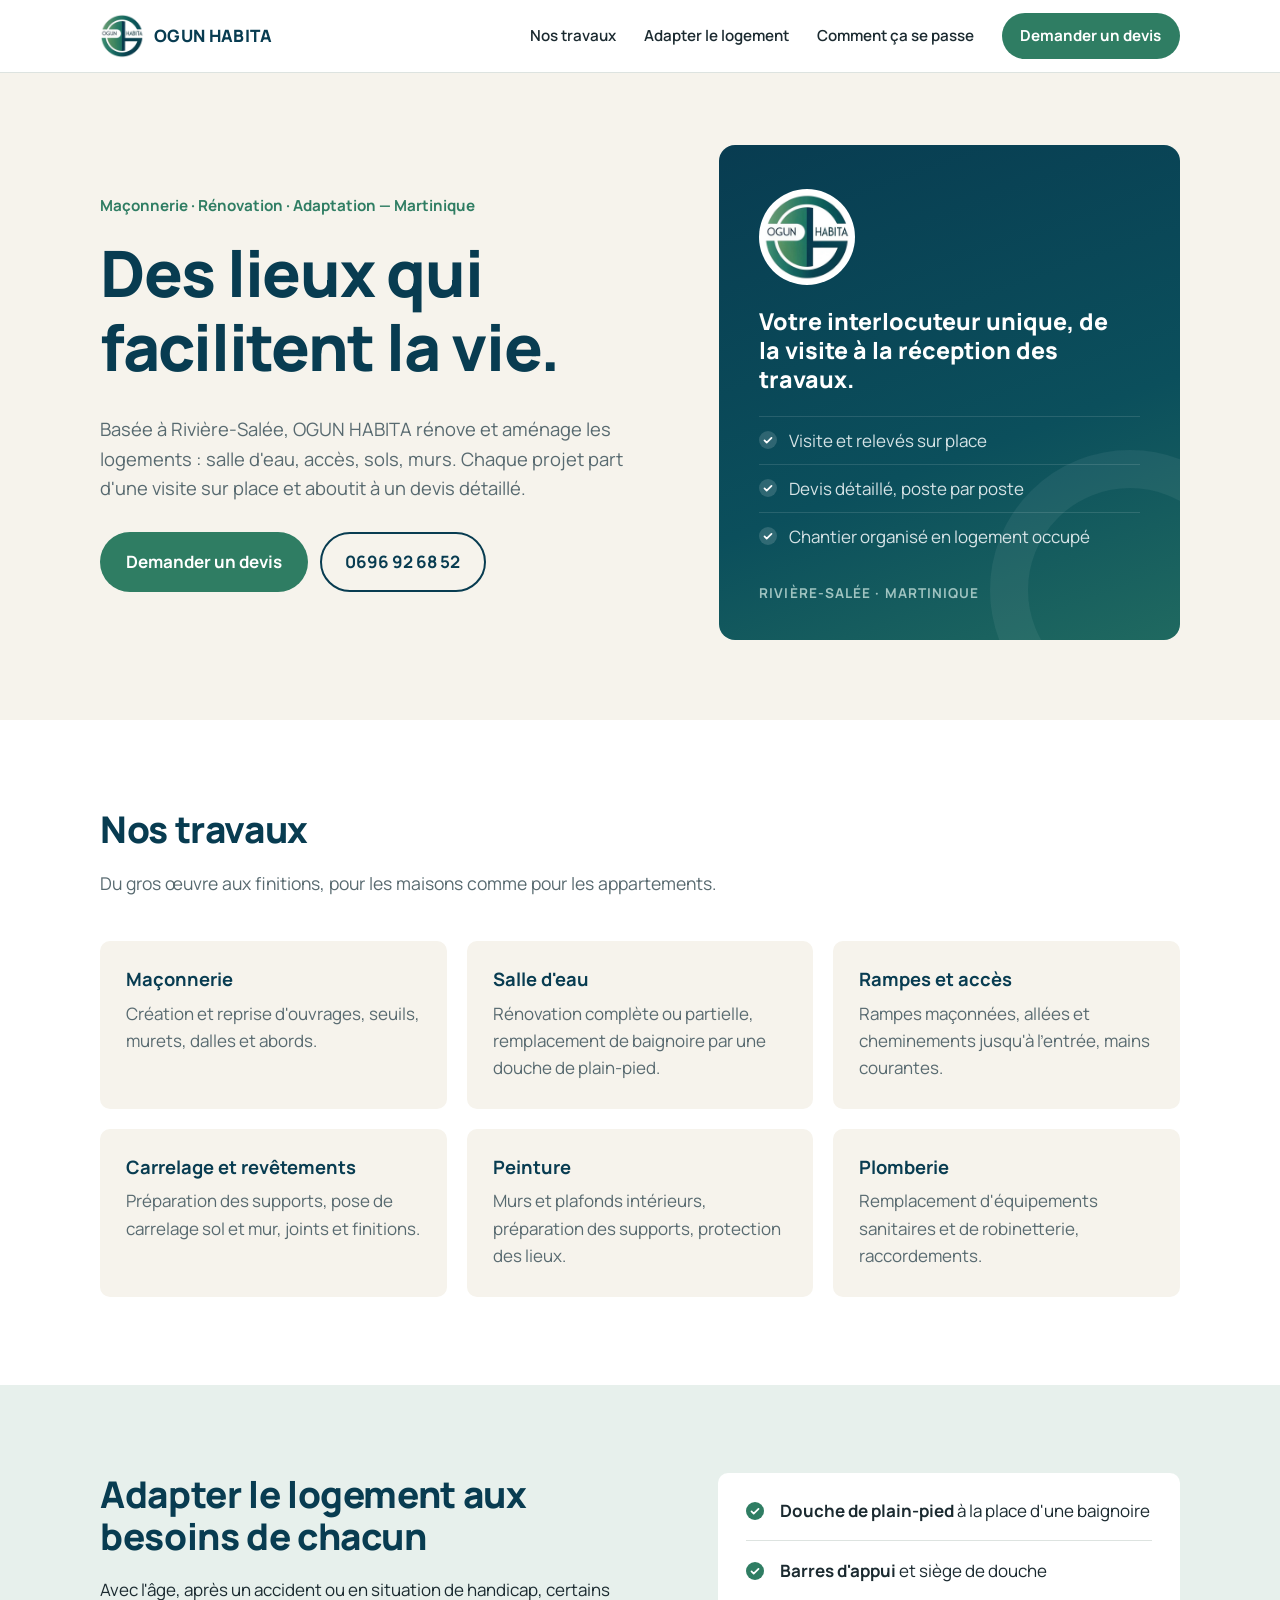
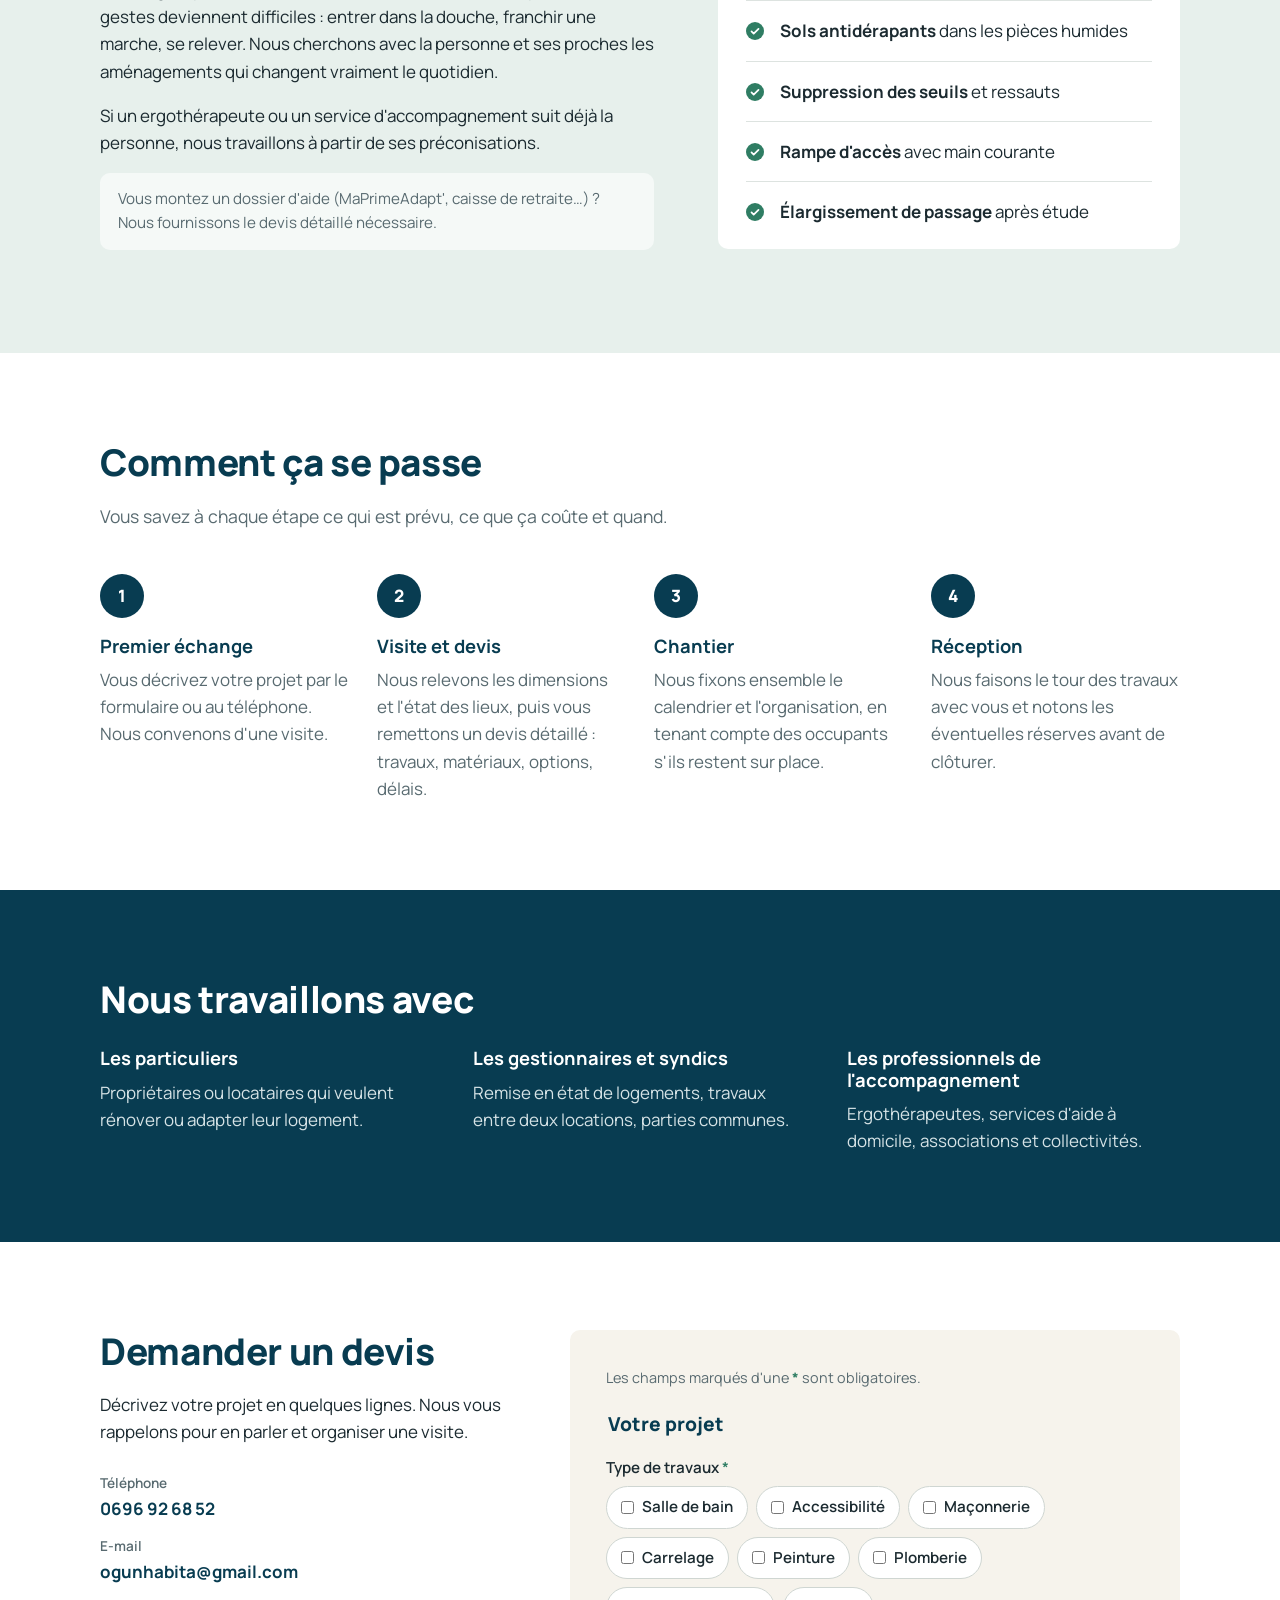
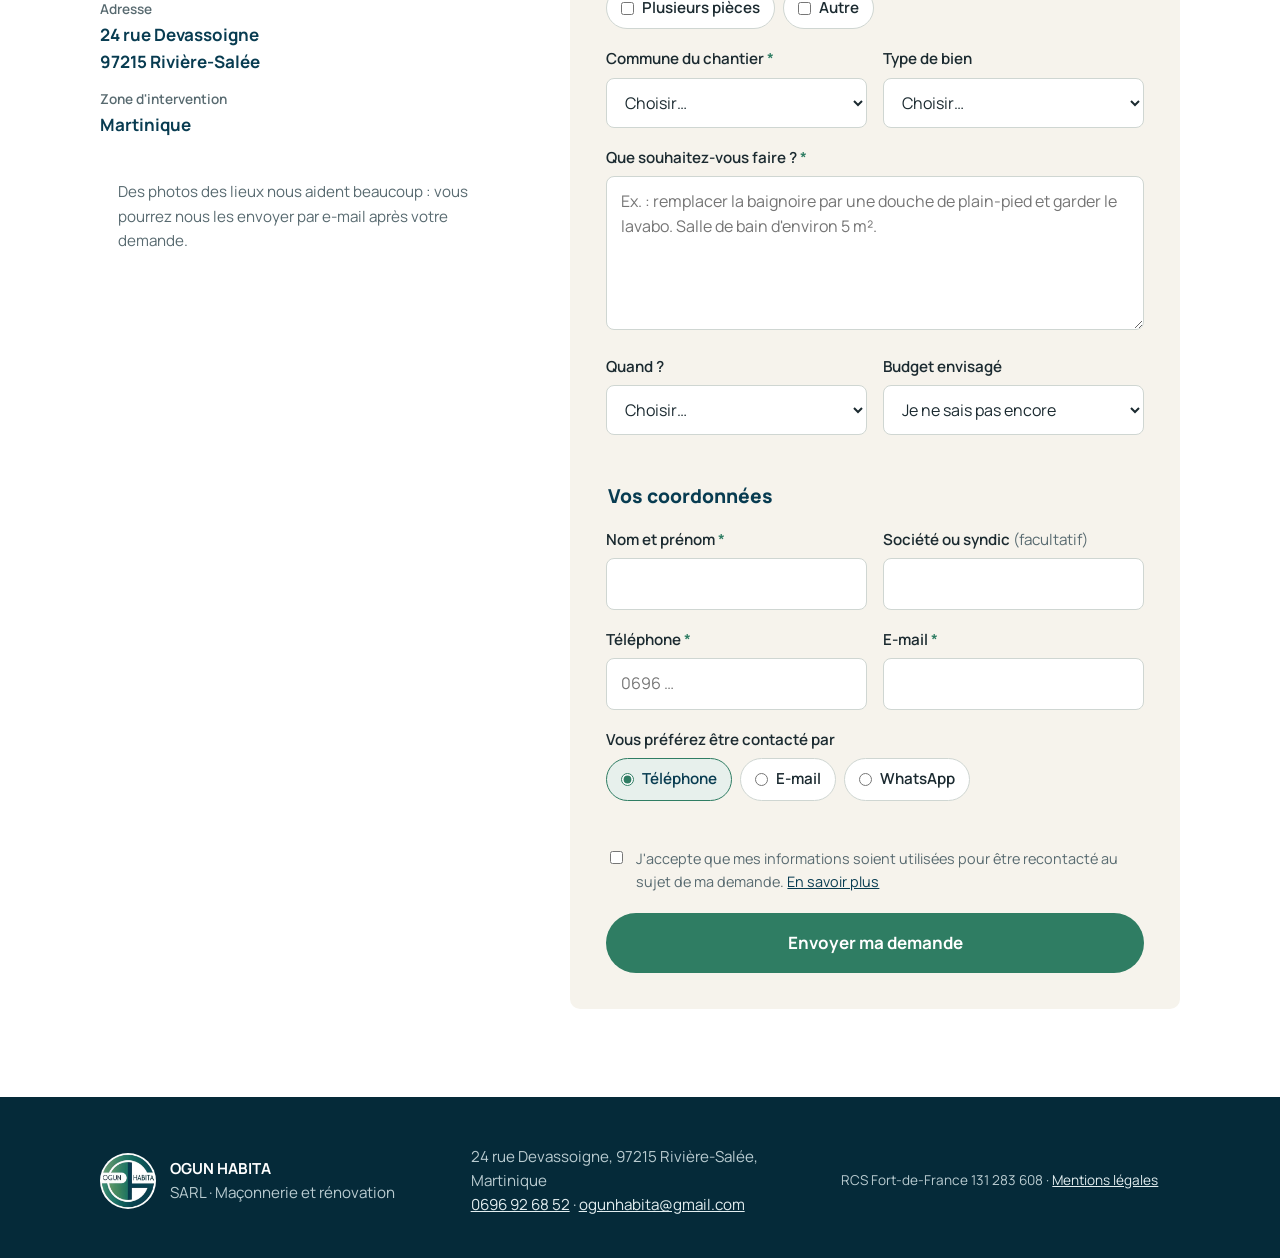
<file: site/index.html>
<!doctype html>
<html lang="fr">
<head>
  <meta charset="utf-8">
  <meta name="viewport" content="width=device-width, initial-scale=1">
  <title>OGUN HABITA — Maçonnerie et rénovation en Martinique</title>
  <meta name="description" content="OGUN HABITA, entreprise de maçonnerie et de rénovation à Rivière-Salée (Martinique) : salles d'eau, rampes d'accès, carrelage, peinture, plomberie et adaptation du logement. Demande de devis en ligne.">
  <link rel="icon" href="assets/logo-ogun-habita.jpg">
  <link rel="preconnect" href="https://fonts.googleapis.com">
  <link rel="preconnect" href="https://fonts.gstatic.com" crossorigin>
  <link href="https://fonts.googleapis.com/css2?family=Manrope:wght@400;500;600;700;800&display=swap" rel="stylesheet">
  <link rel="stylesheet" href="css/style.css">
</head>
<body>

<header class="site-header">
  <div class="wrap header-inner">
    <a href="#top" class="brand" aria-label="OGUN HABITA — accueil">
      <img src="assets/logo-ogun-habita.jpg" alt="" width="44" height="44">
      <span>OGUN HABITA</span>
    </a>
    <button class="nav-toggle" aria-expanded="false" aria-controls="nav">Menu</button>
    <nav id="nav" class="nav">
      <a href="#services">Nos travaux</a>
      <a href="#adaptation">Adapter le logement</a>
      <a href="#methode">Comment ça se passe</a>
      <a href="#devis" class="btn btn-primary btn-sm">Demander un devis</a>
    </nav>
  </div>
</header>

<main id="top">

  <!-- HERO -->
  <section class="hero">
    <div class="wrap hero-grid">
      <div>
        <p class="eyebrow">Maçonnerie · Rénovation · Adaptation — Martinique</p>
        <h1>Des lieux qui facilitent la vie.</h1>
        <p class="lead">Basée à Rivière-Salée, OGUN HABITA rénove et aménage les logements&nbsp;: salle d'eau, accès, sols, murs. Chaque projet part d'une visite sur place et aboutit à un devis détaillé.</p>
        <div class="hero-actions">
          <a href="#devis" class="btn btn-primary">Demander un devis</a>
          <a href="tel:+596696926852" class="btn btn-ghost">0696 92 68 52</a>
        </div>
      </div>
      <!-- Bloc provisoire : à remplacer par une vraie photo (garder la classe hero-visual) -->
      <div class="hero-visual">
        <img src="assets/logo-ogun-habita.jpg" alt="Logo OGUN HABITA" width="120" height="120">
        <p class="hero-visual-title">Votre interlocuteur unique, de la visite à la réception des travaux.</p>
        <ul>
          <li>Visite et relevés sur place</li>
          <li>Devis détaillé, poste par poste</li>
          <li>Chantier organisé en logement occupé</li>
        </ul>
        <p class="hero-visual-place">Rivière-Salée · Martinique</p>
      </div>
    </div>
  </section>

  <!-- SERVICES -->
  <section id="services" class="section">
    <div class="wrap">
      <div class="section-head">
        <h2>Nos travaux</h2>
        <p>Du gros œuvre aux finitions, pour les maisons comme pour les appartements.</p>
      </div>
      <div class="cards">
        <article class="card">
          <h3>Maçonnerie</h3>
          <p>Création et reprise d'ouvrages, seuils, murets, dalles et abords.</p>
        </article>
        <article class="card">
          <h3>Salle d'eau</h3>
          <p>Rénovation complète ou partielle, remplacement de baignoire par une douche de plain-pied.</p>
        </article>
        <article class="card">
          <h3>Rampes et accès</h3>
          <p>Rampes maçonnées, allées et cheminements jusqu'à l'entrée, mains courantes.</p>
        </article>
        <article class="card">
          <h3>Carrelage et revêtements</h3>
          <p>Préparation des supports, pose de carrelage sol et mur, joints et finitions.</p>
        </article>
        <article class="card">
          <h3>Peinture</h3>
          <p>Murs et plafonds intérieurs, préparation des supports, protection des lieux.</p>
        </article>
        <article class="card">
          <h3>Plomberie</h3>
          <p>Remplacement d'équipements sanitaires et de robinetterie, raccordements.</p>
        </article>
      </div>
    </div>
  </section>

  <!-- ADAPTATION -->
  <section id="adaptation" class="section section-tint">
    <div class="wrap split">
      <div>
        <h2>Adapter le logement aux besoins de chacun</h2>
        <p>Avec l'âge, après un accident ou en situation de handicap, certains gestes deviennent difficiles&nbsp;: entrer dans la douche, franchir une marche, se relever. Nous cherchons avec la personne et ses proches les aménagements qui changent vraiment le quotidien.</p>
        <p>Si un ergothérapeute ou un service d'accompagnement suit déjà la personne, nous travaillons à partir de ses préconisations.</p>
        <!-- À VALIDER avec le gérant avant mise en ligne -->
        <p class="note">Vous montez un dossier d'aide (MaPrimeAdapt', caisse de retraite…)&nbsp;? Nous fournissons le devis détaillé nécessaire.</p>
      </div>
      <ul class="checklist">
        <li><strong>Douche de plain-pied</strong> à la place d'une baignoire</li>
        <li><strong>Barres d'appui</strong> et siège de douche</li>
        <li><strong>Sols antidérapants</strong> dans les pièces humides</li>
        <li><strong>Suppression des seuils</strong> et ressauts</li>
        <li><strong>Rampe d'accès</strong> avec main courante</li>
        <li><strong>Élargissement de passage</strong> après étude</li>
      </ul>
    </div>
  </section>

  <!-- MÉTHODE -->
  <section id="methode" class="section">
    <div class="wrap">
      <div class="section-head">
        <h2>Comment ça se passe</h2>
        <p>Vous savez à chaque étape ce qui est prévu, ce que ça coûte et quand.</p>
      </div>
      <ol class="steps">
        <li>
          <h3>Premier échange</h3>
          <p>Vous décrivez votre projet par le formulaire ou au téléphone. Nous convenons d'une visite.</p>
        </li>
        <li>
          <h3>Visite et devis</h3>
          <p>Nous relevons les dimensions et l'état des lieux, puis vous remettons un devis détaillé&nbsp;: travaux, matériaux, options, délais.</p>
        </li>
        <li>
          <h3>Chantier</h3>
          <p>Nous fixons ensemble le calendrier et l'organisation, en tenant compte des occupants s'ils restent sur place.</p>
        </li>
        <li>
          <h3>Réception</h3>
          <p>Nous faisons le tour des travaux avec vous et notons les éventuelles réserves avant de clôturer.</p>
        </li>
      </ol>
    </div>
  </section>

  <!-- POUR QUI -->
  <section class="section section-dark">
    <div class="wrap">
      <h2>Nous travaillons avec</h2>
      <div class="audience">
        <div>
          <h3>Les particuliers</h3>
          <p>Propriétaires ou locataires qui veulent rénover ou adapter leur logement.</p>
        </div>
        <div>
          <h3>Les gestionnaires et syndics</h3>
          <p>Remise en état de logements, travaux entre deux locations, parties communes.</p>
        </div>
        <div>
          <h3>Les professionnels de l'accompagnement</h3>
          <p>Ergothérapeutes, services d'aide à domicile, associations et collectivités.</p>
        </div>
      </div>
    </div>
  </section>

  <!-- DEVIS -->
  <section id="devis" class="section">
    <div class="wrap devis-grid">
      <aside class="devis-aside">
        <h2>Demander un devis</h2>
        <p>Décrivez votre projet en quelques lignes. Nous vous rappelons pour en parler et organiser une visite.</p>
        <dl class="contact-list">
          <dt>Téléphone</dt>
          <dd><a href="tel:+596696926852">0696 92 68 52</a></dd>
          <dt>E-mail</dt>
          <dd><a href="mailto:ogunhabita@gmail.com">ogunhabita@gmail.com</a></dd>
          <dt>Adresse</dt>
          <dd>24 rue Devassoigne<br>97215 Rivière-Salée</dd>
          <dt>Zone d'intervention</dt>
          <dd>Martinique</dd>
        </dl>
        <p class="note">Des photos des lieux nous aident beaucoup&nbsp;: vous pourrez nous les envoyer par e-mail après votre demande.</p>
      </aside>

      <!-- Brancher l'action sur Formspree / Web3Forms / Netlify Forms (voir js/main.js) -->
      <!-- Netlify Forms : les réponses sont envoyées par e-mail (réglage dans le tableau de bord Netlify) -->
      <form class="devis-form" id="devis-form" name="devis" method="POST" data-netlify="true" netlify-honeypot="_gotcha" novalidate>
        <input type="hidden" name="form-name" value="devis">
        <p class="required-hint">Les champs marqués d'une <em>*</em> sont obligatoires.</p>
        <fieldset>
          <legend>Votre projet</legend>

          <div class="field">
            <span class="label">Type de travaux <em>*</em></span>
            <div class="chips" id="travaux">
              <label><input type="checkbox" name="travaux" value="Salle de bain"> Salle de bain</label>
              <label><input type="checkbox" name="travaux" value="Accessibilité"> Accessibilité</label>
              <label><input type="checkbox" name="travaux" value="Maçonnerie"> Maçonnerie</label>
              <label><input type="checkbox" name="travaux" value="Carrelage"> Carrelage</label>
              <label><input type="checkbox" name="travaux" value="Peinture"> Peinture</label>
              <label><input type="checkbox" name="travaux" value="Plomberie"> Plomberie</label>
              <label><input type="checkbox" name="travaux" value="Plusieurs pièces"> Plusieurs pièces</label>
              <label><input type="checkbox" name="travaux" value="Autre"> Autre</label>
            </div>
            <p class="error" data-for="travaux">Cochez au moins un type de travaux.</p>
          </div>

          <div class="row">
            <div class="field">
              <label for="commune">Commune du chantier <em>*</em></label>
              <select id="commune" name="commune" required>
                <option value="">Choisir…</option>
                <option>L'Ajoupa-Bouillon</option><option>Les Anses-d'Arlet</option><option>Basse-Pointe</option>
                <option>Bellefontaine</option><option>Le Carbet</option><option>Case-Pilote</option>
                <option>Le Diamant</option><option>Ducos</option><option>Fonds-Saint-Denis</option>
                <option>Fort-de-France</option><option>Le François</option><option>Grand'Rivière</option>
                <option>Gros-Morne</option><option>Le Lamentin</option><option>Le Lorrain</option>
                <option>Macouba</option><option>Le Marigot</option><option>Le Marin</option>
                <option>Le Morne-Rouge</option><option>Le Morne-Vert</option><option>Le Prêcheur</option>
                <option>Rivière-Pilote</option><option>Rivière-Salée</option><option>Le Robert</option>
                <option>Saint-Esprit</option><option>Saint-Joseph</option><option>Saint-Pierre</option>
                <option>Sainte-Anne</option><option>Sainte-Luce</option><option>Sainte-Marie</option>
                <option>Schœlcher</option><option>La Trinité</option><option>Les Trois-Îlets</option>
                <option>Le Vauclin</option>
              </select>
              <p class="error" data-for="commune">Indiquez la commune.</p>
            </div>
            <div class="field">
              <label for="bien">Type de bien</label>
              <select id="bien" name="bien">
                <option value="">Choisir…</option>
                <option>Maison</option>
                <option>Appartement</option>
                <option>Local professionnel</option>
                <option>Autre</option>
              </select>
            </div>
          </div>

          <div class="field">
            <label for="description">Que souhaitez-vous faire&nbsp;? <em>*</em></label>
            <textarea id="description" name="description" rows="5" required placeholder="Ex. : remplacer la baignoire par une douche de plain-pied et garder le lavabo. Salle de bain d'environ 5 m²."></textarea>
            <p class="error" data-for="description">Décrivez votre projet en quelques mots.</p>
          </div>

          <div class="row">
            <div class="field">
              <label for="delai">Quand&nbsp;?</label>
              <select id="delai" name="delai">
                <option value="">Choisir…</option>
                <option>Dès que possible</option>
                <option>Dans 1 à 3 mois</option>
                <option>Dans 3 à 6 mois</option>
                <option>Pas de date fixée</option>
              </select>
            </div>
            <div class="field">
              <label for="budget">Budget envisagé</label>
              <select id="budget" name="budget">
                <option value="">Je ne sais pas encore</option>
                <option>Moins de 3 000 €</option>
                <option>3 000 à 10 000 €</option>
                <option>10 000 à 25 000 €</option>
                <option>Plus de 25 000 €</option>
              </select>
            </div>
          </div>
        </fieldset>

        <fieldset>
          <legend>Vos coordonnées</legend>
          <div class="row">
            <div class="field">
              <label for="nom">Nom et prénom <em>*</em></label>
              <input id="nom" name="nom" type="text" autocomplete="name" required>
              <p class="error" data-for="nom">Indiquez votre nom.</p>
            </div>
            <div class="field">
              <label for="structure">Société ou syndic <span class="opt">(facultatif)</span></label>
              <input id="structure" name="structure" type="text" autocomplete="organization">
            </div>
          </div>
          <div class="row">
            <div class="field">
              <label for="tel">Téléphone <em>*</em></label>
              <input id="tel" name="telephone" type="tel" autocomplete="tel" placeholder="0696 …" required>
              <p class="error" data-for="tel">Indiquez un numéro de téléphone valide.</p>
            </div>
            <div class="field">
              <label for="email">E-mail <em>*</em></label>
              <input id="email" name="email" type="email" autocomplete="email" required>
              <p class="error" data-for="email">Indiquez une adresse e-mail valide.</p>
            </div>
          </div>

          <div class="field">
            <span class="label">Vous préférez être contacté par</span>
            <div class="chips">
              <label><input type="radio" name="contact_pref" value="Téléphone" checked> Téléphone</label>
              <label><input type="radio" name="contact_pref" value="E-mail"> E-mail</label>
              <label><input type="radio" name="contact_pref" value="WhatsApp"> WhatsApp</label>
            </div>
          </div>
        </fieldset>

        <label class="consent">
          <input type="checkbox" name="consentement" required>
          <span>J'accepte que mes informations soient utilisées pour être recontacté au sujet de ma demande. <a href="mentions-legales.html#donnees">En savoir plus</a></span>
        </label>
        <p class="error" data-for="consentement">Merci de cocher cette case pour envoyer la demande.</p>

        <!-- anti-spam (champ invisible) -->
        <input type="text" name="_gotcha" tabindex="-1" autocomplete="off" class="hp" aria-hidden="true">

        <button type="submit" class="btn btn-primary btn-block">Envoyer ma demande</button>

        <div class="form-success" id="form-success" hidden>
          <h3>Merci, votre demande est bien partie.</h3>
          <p>Nous revenons vers vous rapidement pour en parler. Vous pouvez dès maintenant envoyer des photos des lieux à <a href="mailto:ogunhabita@gmail.com">ogunhabita@gmail.com</a>.</p>
        </div>
      </form>
    </div>
  </section>

</main>

<footer class="site-footer">
  <div class="wrap footer-inner">
    <div class="footer-brand">
      <img src="assets/logo-ogun-habita.jpg" alt="Logo OGUN HABITA" width="56" height="56">
      <div>
        <strong>OGUN HABITA</strong>
        <span>SARL · Maçonnerie et rénovation</span>
      </div>
    </div>
    <p>24 rue Devassoigne, 97215 Rivière-Salée, Martinique<br>
      <a href="tel:+596696926852">0696 92 68 52</a> · <a href="mailto:ogunhabita@gmail.com">ogunhabita@gmail.com</a></p>
    <p class="small">RCS Fort-de-France 131 283 608 · <a href="mentions-legales.html">Mentions légales</a></p>
  </div>
</footer>

<!-- Barre d'action mobile -->
<div class="mobile-bar">
  <a href="tel:+596696926852" class="btn btn-ghost">Appeler</a>
  <a href="#devis" class="btn btn-primary">Devis</a>
</div>

<script src="js/main.js"></script>
</body>
</html>
</file>
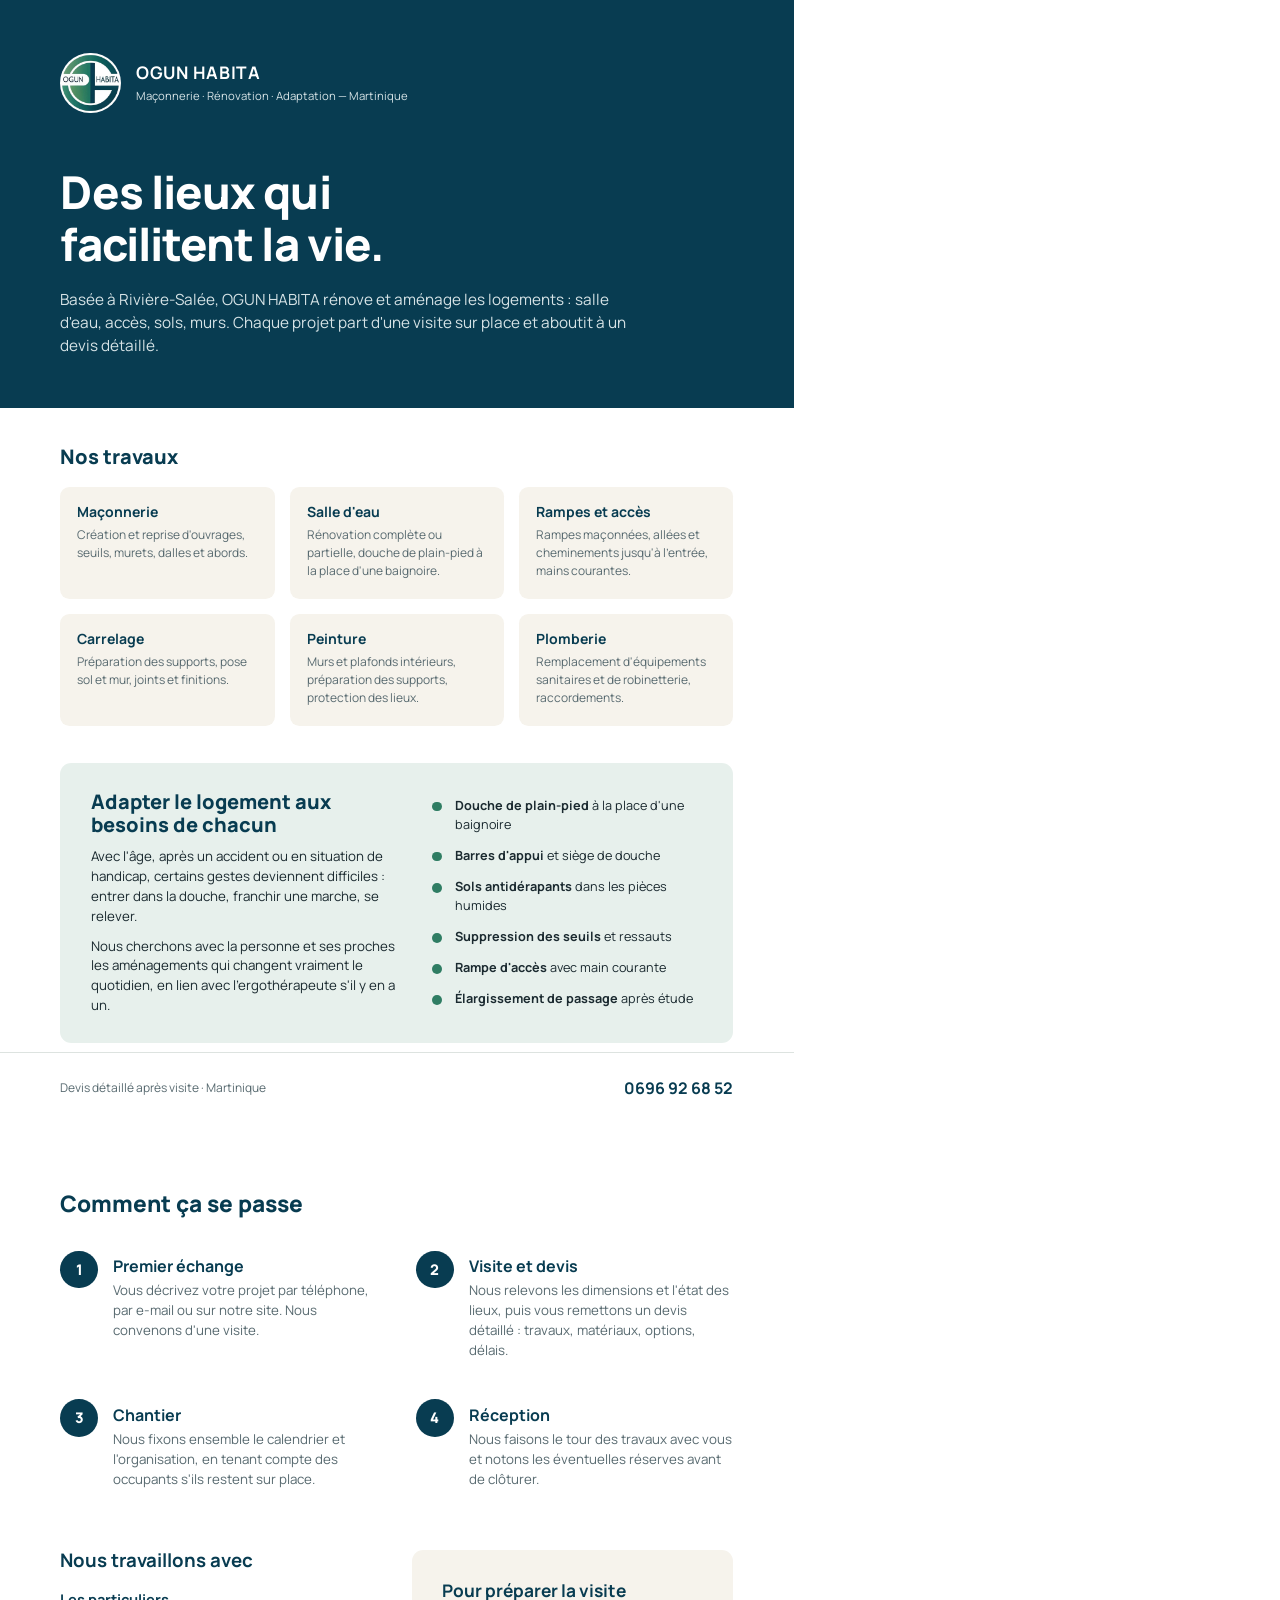
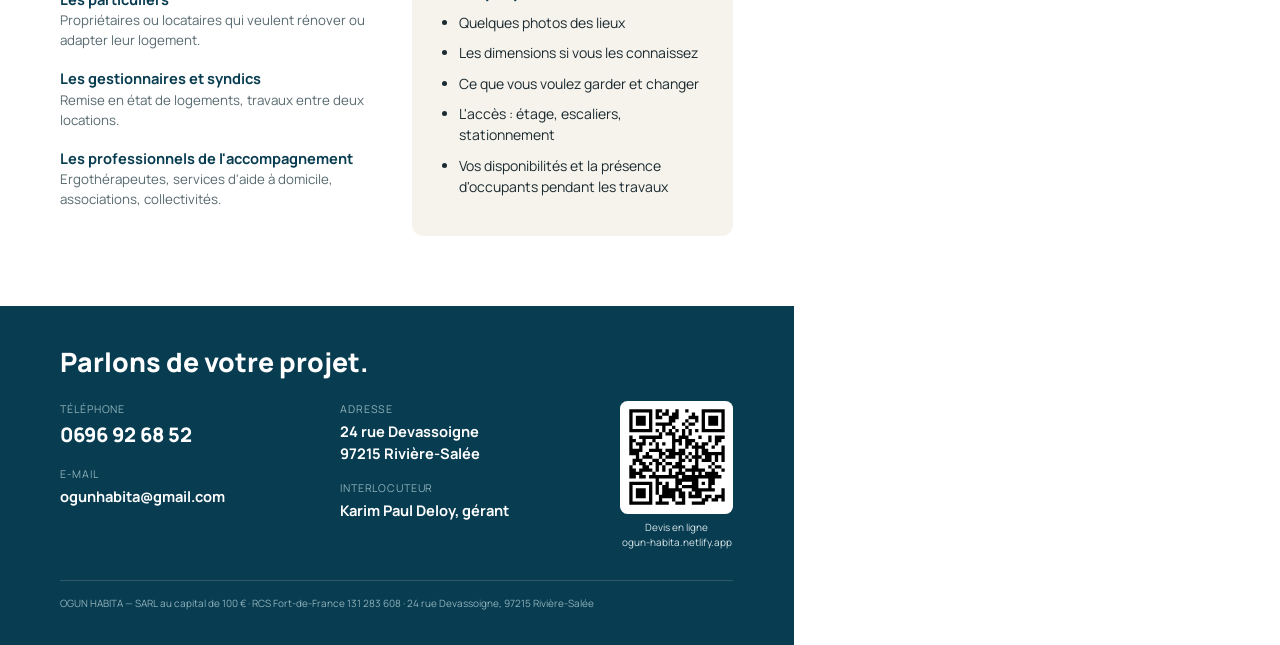
<file: brochure/brochure.html>
<!doctype html>
<html lang="fr">
<head>
<meta charset="utf-8">
<title>OGUN HABITA — Présentation</title>
<link href="https://fonts.googleapis.com/css2?family=Manrope:wght@400;500;600;700;800&display=swap" rel="stylesheet">
<style>
  @page { size: A4; margin: 0; }
  :root {
    --navy: #083c51; --navy-deep: #052a39; --green: #2f7d63;
    --green-light: #e7f0ec; --sand: #f6f3ec; --ink: #1b2a30; --muted: #586a70; --line: #dde3e0;
  }
  * { box-sizing: border-box; }
  html, body { margin: 0; }
  body { font-family: "Manrope", sans-serif; color: var(--ink); font-size: 10pt; line-height: 1.5; }
  .page { width: 210mm; height: 297mm; position: relative; overflow: hidden; page-break-after: always; }
  .page:last-child { page-break-after: auto; }
  h1, h2, h3 { color: var(--navy); margin: 0; line-height: 1.15; }
  p { margin: 0; }
  .pad { padding: 0 16mm; }

  /* RECTO */
  .cover { background: var(--navy); color: #d6e3e6; padding: 14mm 16mm 13mm; }
  .brand { display: flex; align-items: center; gap: 4mm; }
  .brand img { width: 16mm; height: 16mm; border-radius: 50%; }
  .brand strong { color: #fff; font-size: 13pt; letter-spacing: .04em; display: block; }
  .brand span { font-size: 8.5pt; }
  .cover h1 { color: #fff; font-size: 34pt; font-weight: 800; letter-spacing: -.02em; margin: 14mm 0 5mm; }
  .cover .lead { font-size: 11.5pt; max-width: 150mm; color: #d6e3e6; }

  .section { margin-top: 10mm; }
  .section h2 { font-size: 15pt; font-weight: 800; margin-bottom: 5mm; }
  .services { display: grid; grid-template-columns: 1fr 1fr 1fr; gap: 4mm; }
  .service { background: var(--sand); border-radius: 2.5mm; padding: 4.5mm 4.5mm 5mm; }
  .service h3 { font-size: 10.5pt; margin-bottom: 1.5mm; }
  .service p { color: var(--muted); font-size: 9pt; }

  .adapt { background: var(--green-light); border-radius: 3mm; padding: 7mm 8mm; display: grid; grid-template-columns: 1.15fr 1fr; gap: 8mm; }
  .adapt h2 { margin-bottom: 3mm; }
  .adapt p + p { margin-top: 2.5mm; }
  .adapt ul { list-style: none; margin: 0; padding: 0; }
  .adapt li { padding: 1.6mm 0 1.6mm 6mm; position: relative; font-size: 9.5pt; }
  .adapt li::before { content: ""; position: absolute; left: 0; top: 3.1mm; width: 2.6mm; height: 2.6mm; border-radius: 50%; background: var(--green); }

  .foot { position: absolute; left: 0; right: 0; bottom: 0; padding: 6mm 16mm; display: flex; justify-content: space-between; align-items: center; border-top: 1px solid var(--line); font-size: 9pt; color: var(--muted); }
  .foot strong { color: var(--navy); font-size: 12pt; }

  /* VERSO */
  .verso-top { padding-top: 18mm; }
  .verso-mid { margin-top: 16mm; }
  .steps { display: grid; grid-template-columns: 1fr 1fr; gap: 10mm 10mm; }
  .step { display: grid; grid-template-columns: 10mm 1fr; gap: 4mm; align-items: start; }
  .num { width: 10mm; height: 10mm; border-radius: 50%; background: var(--navy); color: #fff; font-weight: 800; text-align: center; line-height: 10mm; font-size: 11pt; }
  .step h3 { font-size: 12pt; margin: 1.8mm 0 1.5mm; }
  .step p { color: var(--muted); font-size: 10pt; }

  .two { display: grid; grid-template-columns: 1fr 1fr; gap: 8mm; }
  .who div { margin-bottom: 5mm; }
  .who h3 { font-size: 11pt; margin-bottom: 1mm; }
  .who p { color: var(--muted); font-size: 10pt; }
  .prep { background: var(--sand); border-radius: 3mm; padding: 8mm 8mm; }
  .prep h2 { font-size: 13pt; margin-bottom: 3mm; }
  .prep ul { margin: 0; padding-left: 4.5mm; font-size: 10.5pt; }
  .prep li { margin-bottom: 2.5mm; }

  .contact { position: absolute; left: 0; right: 0; bottom: 0; background: var(--navy); color: #d6e3e6; padding: 11mm 16mm 9mm; }
  .contact h2 { color: #fff; font-size: 20pt; font-weight: 800; margin-bottom: 6mm; }
  .contact-grid { display: grid; grid-template-columns: 1fr 1fr 30mm; gap: 8mm; align-items: start; }
  .contact .label { font-size: 8pt; text-transform: uppercase; letter-spacing: .08em; color: #8fb1b9; margin-bottom: 1mm; }
  .contact .big { color: #fff; font-size: 15pt; font-weight: 800; }
  .contact .med { color: #fff; font-size: 11pt; font-weight: 700; }
  .contact .block + .block { margin-top: 4mm; }
  .qr { width: 30mm; height: 30mm; background: #fff; border-radius: 2mm; padding: 1.5mm; }
  .qr img { width: 100%; height: 100%; }
  .qr-cap { font-size: 7.5pt; text-align: center; margin-top: 1.5mm; }
  .legal { margin-top: 8mm; padding-top: 4mm; border-top: 1px solid rgba(255,255,255,.15); font-size: 7.5pt; color: #8fb1b9; }
</style>
</head>
<body>

<!-- ===== RECTO ===== -->
<section class="page">
  <div class="cover">
    <div class="brand">
      <img src="../site/assets/logo-ogun-habita.jpg" alt="">
      <div><strong>OGUN HABITA</strong><span>Maçonnerie · Rénovation · Adaptation — Martinique</span></div>
    </div>
    <h1>Des lieux qui<br>facilitent la vie.</h1>
    <p class="lead">Basée à Rivière-Salée, OGUN HABITA rénove et aménage les logements&nbsp;: salle d'eau, accès, sols, murs. Chaque projet part d'une visite sur place et aboutit à un devis détaillé.</p>
  </div>

  <div class="pad section">
    <h2>Nos travaux</h2>
    <div class="services">
      <div class="service"><h3>Maçonnerie</h3><p>Création et reprise d'ouvrages, seuils, murets, dalles et abords.</p></div>
      <div class="service"><h3>Salle d'eau</h3><p>Rénovation complète ou partielle, douche de plain-pied à la place d'une baignoire.</p></div>
      <div class="service"><h3>Rampes et accès</h3><p>Rampes maçonnées, allées et cheminements jusqu'à l'entrée, mains courantes.</p></div>
      <div class="service"><h3>Carrelage</h3><p>Préparation des supports, pose sol et mur, joints et finitions.</p></div>
      <div class="service"><h3>Peinture</h3><p>Murs et plafonds intérieurs, préparation des supports, protection des lieux.</p></div>
      <div class="service"><h3>Plomberie</h3><p>Remplacement d'équipements sanitaires et de robinetterie, raccordements.</p></div>
    </div>
  </div>

  <div class="pad section">
    <div class="adapt">
      <div>
        <h2>Adapter le logement aux besoins de chacun</h2>
        <p>Avec l'âge, après un accident ou en situation de handicap, certains gestes deviennent difficiles&nbsp;: entrer dans la douche, franchir une marche, se relever.</p>
        <p>Nous cherchons avec la personne et ses proches les aménagements qui changent vraiment le quotidien, en lien avec l'ergothérapeute s'il y en a un.</p>
      </div>
      <ul>
        <li><strong>Douche de plain-pied</strong> à la place d'une baignoire</li>
        <li><strong>Barres d'appui</strong> et siège de douche</li>
        <li><strong>Sols antidérapants</strong> dans les pièces humides</li>
        <li><strong>Suppression des seuils</strong> et ressauts</li>
        <li><strong>Rampe d'accès</strong> avec main courante</li>
        <li><strong>Élargissement de passage</strong> après étude</li>
      </ul>
    </div>
  </div>

  <div class="foot">
    <span>Devis détaillé après visite · Martinique</span>
    <strong>0696 92 68 52</strong>
  </div>
</section>

<!-- ===== VERSO ===== -->
<section class="page">
  <div class="pad verso-top">
    <h2 style="font-size:17pt;font-weight:800;margin-bottom:9mm">Comment ça se passe</h2>
    <div class="steps">
      <div class="step"><div class="num">1</div><div><h3>Premier échange</h3><p>Vous décrivez votre projet par téléphone, par e-mail ou sur notre site. Nous convenons d'une visite.</p></div></div>
      <div class="step"><div class="num">2</div><div><h3>Visite et devis</h3><p>Nous relevons les dimensions et l'état des lieux, puis vous remettons un devis détaillé&nbsp;: travaux, matériaux, options, délais.</p></div></div>
      <div class="step"><div class="num">3</div><div><h3>Chantier</h3><p>Nous fixons ensemble le calendrier et l'organisation, en tenant compte des occupants s'ils restent sur place.</p></div></div>
      <div class="step"><div class="num">4</div><div><h3>Réception</h3><p>Nous faisons le tour des travaux avec vous et notons les éventuelles réserves avant de clôturer.</p></div></div>
    </div>
  </div>

  <div class="pad verso-mid two">
    <div class="who">
      <h2 style="font-size:14pt;margin-bottom:5mm">Nous travaillons avec</h2>
      <div><h3>Les particuliers</h3><p>Propriétaires ou locataires qui veulent rénover ou adapter leur logement.</p></div>
      <div><h3>Les gestionnaires et syndics</h3><p>Remise en état de logements, travaux entre deux locations.</p></div>
      <div><h3>Les professionnels de l'accompagnement</h3><p>Ergothérapeutes, services d'aide à domicile, associations, collectivités.</p></div>
    </div>
    <div class="prep">
      <h2>Pour préparer la visite</h2>
      <ul>
        <li>Quelques photos des lieux</li>
        <li>Les dimensions si vous les connaissez</li>
        <li>Ce que vous voulez garder et changer</li>
        <li>L'accès&nbsp;: étage, escaliers, stationnement</li>
        <li>Vos disponibilités et la présence d'occupants pendant les travaux</li>
      </ul>
    </div>
  </div>

  <div class="contact">
    <h2>Parlons de votre projet.</h2>
    <div class="contact-grid">
      <div>
        <div class="block"><div class="label">Téléphone</div><div class="big">0696 92 68 52</div></div>
        <div class="block"><div class="label">E-mail</div><div class="med">ogunhabita@gmail.com</div></div>
      </div>
      <div>
        <div class="block"><div class="label">Adresse</div><div class="med">24 rue Devassoigne<br>97215 Rivière-Salée</div></div>
        <div class="block"><div class="label">Interlocuteur</div><div class="med">Karim Paul Deloy, gérant</div></div>
      </div>
      <div>
        <div class="qr"><img src="qr-devis.svg" alt="QR code vers la demande de devis"></div>
        <div class="qr-cap">Devis en ligne<br>ogun-habita.netlify.app</div>
      </div>
    </div>
    <div class="legal">OGUN HABITA — SARL au capital de 100 € · RCS Fort-de-France 131 283 608 · 24 rue Devassoigne, 97215 Rivière-Salée</div>
  </div>
</section>

</body>
</html>
</file>
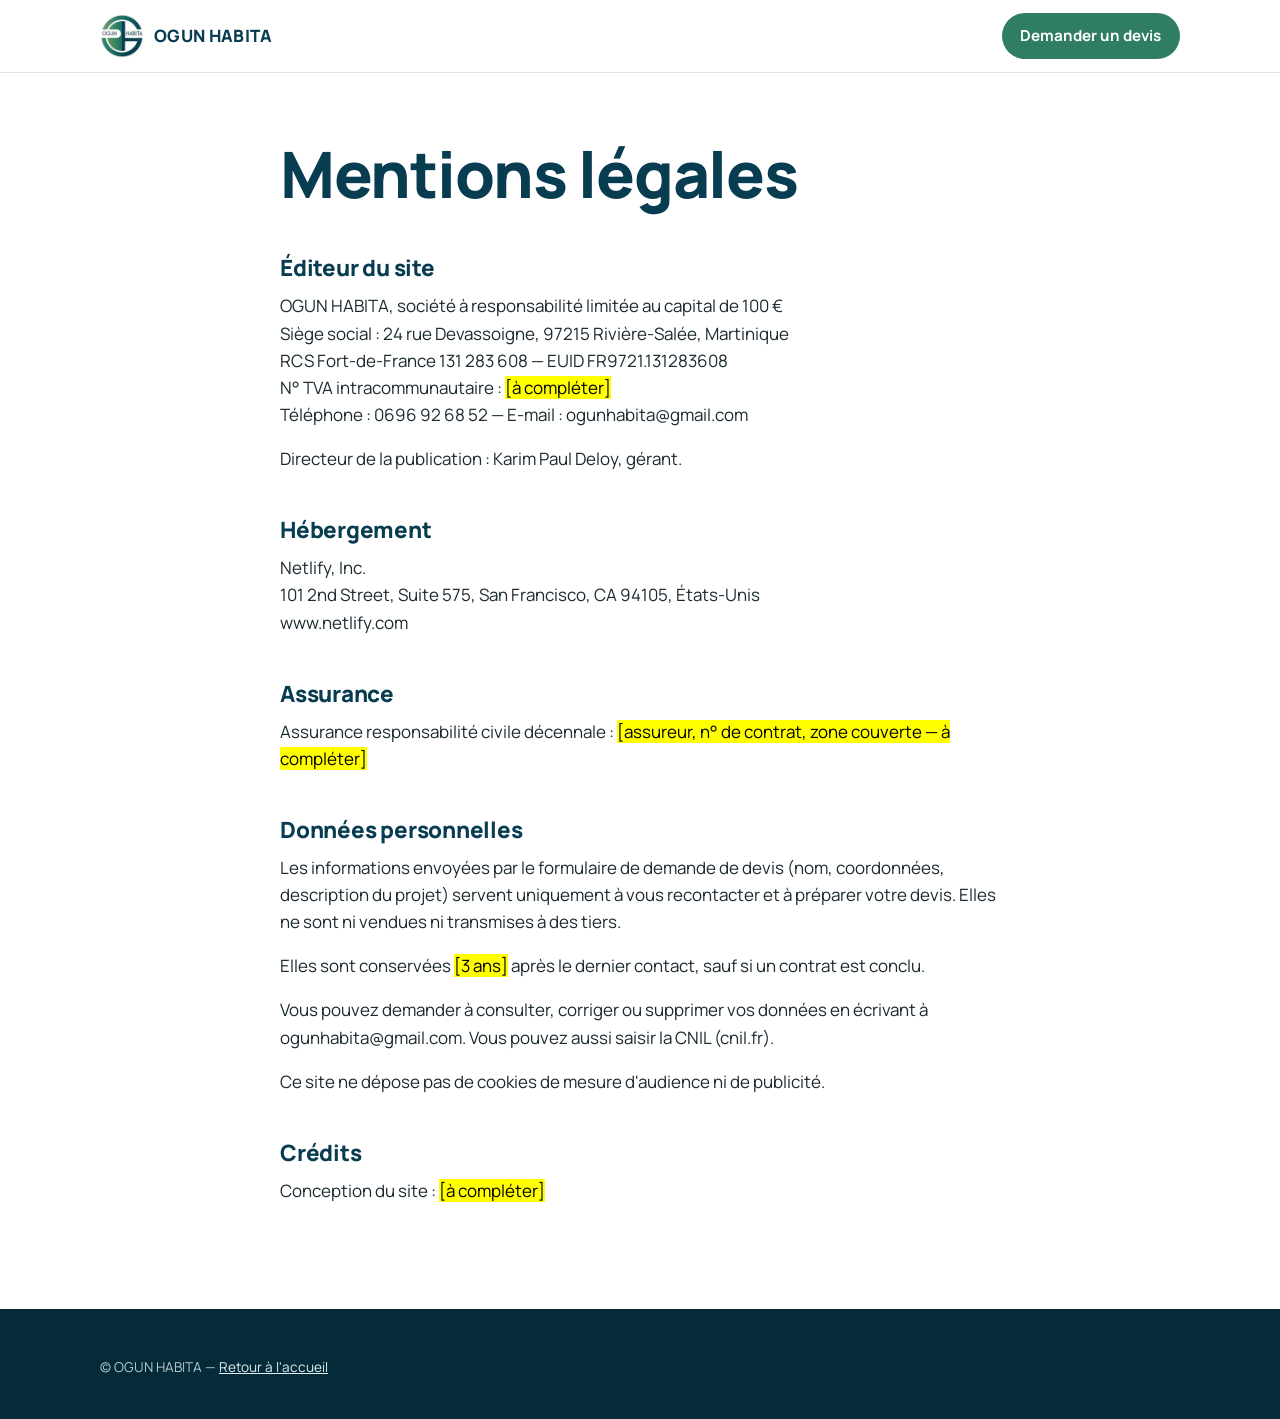
<file: site/mentions-legales.html>
<!doctype html>
<html lang="fr">
<head>
  <meta charset="utf-8">
  <meta name="viewport" content="width=device-width, initial-scale=1">
  <title>Mentions légales — OGUN HABITA</title>
  <meta name="robots" content="noindex">
  <link rel="icon" href="assets/logo-ogun-habita.jpg">
  <link href="https://fonts.googleapis.com/css2?family=Manrope:wght@400;600;700;800&display=swap" rel="stylesheet">
  <link rel="stylesheet" href="css/style.css">
</head>
<body>
<header class="site-header">
  <div class="wrap header-inner">
    <a href="index.html" class="brand">
      <img src="assets/logo-ogun-habita.jpg" alt="" width="44" height="44">
      <span>OGUN HABITA</span>
    </a>
    <a href="index.html#devis" class="btn btn-primary btn-sm">Demander un devis</a>
  </div>
</header>

<main class="page">
  <div class="wrap">
    <h1>Mentions légales</h1>

    <h2>Éditeur du site</h2>
    <p>OGUN HABITA, société à responsabilité limitée au capital de 100 €<br>
      Siège social : 24 rue Devassoigne, 97215 Rivière-Salée, Martinique<br>
      RCS Fort-de-France 131 283 608 — EUID FR9721.131283608<br>
      N° TVA intracommunautaire : <mark>[à compléter]</mark><br>
      Téléphone : 0696 92 68 52 — E-mail : ogunhabita@gmail.com</p>
    <p>Directeur de la publication : Karim Paul Deloy, gérant.</p>

    <h2>Hébergement</h2>
    <p>Netlify, Inc.<br>101 2nd Street, Suite 575, San Francisco, CA 94105, États-Unis<br>www.netlify.com</p>

    <h2>Assurance</h2>
    <p>Assurance responsabilité civile décennale : <mark>[assureur, n° de contrat, zone couverte — à compléter]</mark></p>

    <h2 id="donnees">Données personnelles</h2>
    <p>Les informations envoyées par le formulaire de demande de devis (nom, coordonnées, description du projet) servent uniquement à vous recontacter et à préparer votre devis. Elles ne sont ni vendues ni transmises à des tiers.</p>
    <p>Elles sont conservées <mark>[3 ans]</mark> après le dernier contact, sauf si un contrat est conclu.</p>
    <p>Vous pouvez demander à consulter, corriger ou supprimer vos données en écrivant à ogunhabita@gmail.com. Vous pouvez aussi saisir la CNIL (cnil.fr).</p>
    <p>Ce site ne dépose pas de cookies de mesure d'audience ni de publicité.</p>

    <h2>Crédits</h2>
    <p>Conception du site : <mark>[à compléter]</mark></p>
  </div>
</main>

<footer class="site-footer">
  <div class="wrap">
    <p class="small">© OGUN HABITA — <a href="index.html">Retour à l'accueil</a></p>
  </div>
</footer>
</body>
</html>
</file>
<file: site/css/style.css>
/* OGUN HABITA — couleurs reprises du logo */
:root {
  --navy: #083c51;
  --navy-deep: #052a39;
  --green: #2f7d63;
  --green-light: #e7f0ec;
  --sand: #f6f3ec;
  --ink: #1b2a30;
  --muted: #586a70;
  --line: #dde3e0;
  --white: #ffffff;
  --error: #b3261e;
  --radius: 10px;
  --wrap: 1120px;
}

*, *::before, *::after { box-sizing: border-box; }
html { scroll-behavior: smooth; scroll-padding-top: 80px; }
body {
  margin: 0;
  font-family: "Manrope", system-ui, -apple-system, "Segoe UI", sans-serif;
  font-size: 17px;
  line-height: 1.6;
  color: var(--ink);
  background: var(--white);
}
img { max-width: 100%; display: block; }
[hidden] { display: none !important; }
a { color: var(--navy); }
h1, h2, h3 { line-height: 1.15; color: var(--navy); margin: 0 0 .5em; }
h1 { font-size: clamp(2.4rem, 5.5vw, 4rem); font-weight: 800; letter-spacing: -.02em; }
h2 { font-size: clamp(1.7rem, 3.2vw, 2.3rem); font-weight: 800; letter-spacing: -.01em; }
h3 { font-size: 1.15rem; font-weight: 700; }
p { margin: 0 0 1em; }

.wrap { max-width: var(--wrap); margin: 0 auto; padding: 0 20px; }

/* Boutons */
.btn {
  display: inline-flex; align-items: center; justify-content: center;
  padding: .85em 1.4em; border-radius: 999px;
  font: inherit; font-weight: 700; text-decoration: none;
  border: 2px solid transparent; cursor: pointer;
  transition: background .15s, color .15s, border-color .15s;
}
.btn-primary { background: var(--green); color: var(--white); }
.btn-primary:hover { background: var(--navy); }
.btn-ghost { border-color: var(--navy); color: var(--navy); background: transparent; }
.btn-ghost:hover { background: var(--navy); color: var(--white); }
.btn-sm { padding: .55em 1.1em; font-size: .95rem; }
.btn-block { width: 100%; }

/* En-tête */
.site-header {
  position: sticky; top: 0; z-index: 20;
  background: rgba(255,255,255,.96);
  backdrop-filter: blur(6px);
  border-bottom: 1px solid var(--line);
}
.header-inner { display: flex; align-items: center; justify-content: space-between; height: 72px; }
.brand { display: flex; align-items: center; gap: 10px; text-decoration: none; font-weight: 800; color: var(--navy); letter-spacing: .02em; }
.brand img { border-radius: 50%; }
.nav { display: flex; align-items: center; gap: 28px; }
.nav a:not(.btn) { text-decoration: none; color: var(--ink); font-weight: 600; font-size: .95rem; }
.nav a:not(.btn):hover { color: var(--green); }
.nav-toggle { display: none; }

/* Hero */
.hero { background: var(--sand); padding: 72px 0 80px; }
.hero-grid { display: grid; grid-template-columns: 1.1fr .9fr; gap: 56px; align-items: center; }
.eyebrow { font-weight: 700; color: var(--green); font-size: .95rem; margin-bottom: 1.2em; }
.lead { font-size: 1.15rem; color: var(--muted); max-width: 34em; }
.hero-actions { display: flex; flex-wrap: wrap; gap: 12px; margin-top: 28px; }

.hero-visual {
  position: relative; overflow: hidden;
  background: linear-gradient(160deg, var(--navy) 0%, #0b4f5c 60%, var(--green) 130%);
  color: #d6e3e6; border-radius: 16px; padding: 44px 40px 36px;
  display: flex; flex-direction: column; gap: 22px;
}
.hero-visual::after { /* grand cercle discret, rappel du logo */
  content: ""; position: absolute; right: -90px; bottom: -90px;
  width: 280px; height: 280px; border-radius: 50%;
  border: 38px solid rgba(255,255,255,.06);
}
.hero-visual img { width: 96px; height: 96px; border-radius: 50%; background: #fff; padding: 4px; }
.hero-visual-title { color: #fff; font-size: 1.45rem; font-weight: 800; line-height: 1.25; margin: 0; max-width: 16em; }
.hero-visual ul { list-style: none; margin: 0; padding: 0; position: relative; z-index: 1; }
.hero-visual li { padding: 10px 0 10px 30px; position: relative; border-top: 1px solid rgba(255,255,255,.12); }
.hero-visual li::before {
  content: ""; position: absolute; left: 0; top: 14px; width: 18px; height: 18px; border-radius: 50%;
  background: rgba(255,255,255,.15) url("data:image/svg+xml,%3Csvg xmlns='http://www.w3.org/2000/svg' viewBox='0 0 16 16'%3E%3Cpath d='M4 8.5l2.5 2.5L12 5.5' fill='none' stroke='white' stroke-width='2' stroke-linecap='round' stroke-linejoin='round'/%3E%3C/svg%3E") center/14px no-repeat;
}
.hero-visual-place { margin: 0; font-size: .85rem; font-weight: 700; letter-spacing: .08em; text-transform: uppercase; color: #9fc3c0; }

/* Sections */
.section { padding: 88px 0; }
.section-tint { background: var(--green-light); }
.section-dark { background: var(--navy); color: #d6e3e6; }
.section-dark h2, .section-dark h3 { color: var(--white); }
.section-head { max-width: 640px; margin-bottom: 44px; }
.section-head p { color: var(--muted); font-size: 1.1rem; }

/* Services */
.cards { display: grid; grid-template-columns: repeat(3, 1fr); gap: 20px; }
.card {
  background: var(--sand); border-radius: var(--radius); padding: 28px 26px;
}
.card p { color: var(--muted); margin: 0; }

/* Adaptation */
.split { display: grid; grid-template-columns: 1.2fr 1fr; gap: 64px; align-items: start; }
.checklist { list-style: none; margin: 0; padding: 0; background: var(--white); border-radius: var(--radius); padding: 8px 28px; }
.checklist li { padding: 16px 0 16px 34px; position: relative; border-bottom: 1px solid var(--line); }
.checklist li:last-child { border-bottom: 0; }
.checklist li::before {
  content: ""; position: absolute; left: 0; top: 21px;
  width: 18px; height: 18px; border-radius: 50%;
  background: var(--green) url("data:image/svg+xml,%3Csvg xmlns='http://www.w3.org/2000/svg' viewBox='0 0 16 16'%3E%3Cpath d='M4 8.5l2.5 2.5L12 5.5' fill='none' stroke='white' stroke-width='2' stroke-linecap='round' stroke-linejoin='round'/%3E%3C/svg%3E") center/14px no-repeat;
}
.note { font-size: .95rem; color: var(--muted); background: var(--white); border-radius: var(--radius); padding: 14px 18px; }
.section-tint .note { background: rgba(255,255,255,.6); }

/* Étapes */
.steps { list-style: none; margin: 0; padding: 0; display: grid; grid-template-columns: repeat(4, 1fr); gap: 28px; counter-reset: step; }
.steps li { counter-increment: step; }
.steps li::before {
  content: counter(step);
  display: grid; place-items: center;
  width: 44px; height: 44px; border-radius: 50%;
  background: var(--navy); color: var(--white); font-weight: 800;
  margin-bottom: 18px;
}
.steps p { color: var(--muted); margin: 0; }

/* Pour qui */
.audience { display: grid; grid-template-columns: repeat(3, 1fr); gap: 40px; margin-top: 28px; }
.audience p { margin: 0; }

/* Devis */
.devis-grid { display: grid; grid-template-columns: .8fr 1.2fr; gap: 64px; align-items: start; }
.devis-aside { position: sticky; top: 100px; }
.contact-list { margin: 28px 0; }
.contact-list dt { font-size: .85rem; color: var(--muted); font-weight: 600; }
.contact-list dd { margin: 0 0 14px; font-weight: 700; color: var(--navy); }
.contact-list a { text-decoration: none; }

.devis-form { background: var(--sand); border-radius: var(--radius); padding: 36px; }
fieldset { border: 0; padding: 0; margin: 0 0 28px; }
legend { font-weight: 800; font-size: 1.2rem; color: var(--navy); margin-bottom: 16px; }
.field { margin-bottom: 18px; }
.row { display: grid; grid-template-columns: 1fr 1fr; gap: 16px; }
.field label, .field .label { display: block; font-weight: 600; font-size: .95rem; margin-bottom: 6px; }
.field em { color: var(--green); font-style: normal; }
.opt { font-weight: 400; color: var(--muted); }
.required-hint { font-size: .9rem; color: var(--muted); margin-bottom: 20px; }
.required-hint em { color: var(--green); font-style: normal; font-weight: 700; }
input[type=text], input[type=tel], input[type=email], select, textarea {
  width: 100%; font: inherit; font-size: 1rem;
  padding: 12px 14px; border: 1px solid #cfd6d2; border-radius: 8px; background: var(--white); color: var(--ink);
}
textarea { resize: vertical; }
input:focus, select:focus, textarea:focus { outline: 2px solid var(--green); outline-offset: 1px; border-color: var(--green); }

.chips { display: flex; flex-wrap: wrap; gap: 8px; }
.chips label {
  display: inline-flex; align-items: center; gap: 8px;
  background: var(--white); border: 1px solid #cfd6d2; border-radius: 999px;
  padding: 8px 14px; font-weight: 600; font-size: .95rem; cursor: pointer; margin: 0;
}
.chips input { accent-color: var(--green); margin: 0; }
.chips label:has(input:checked) { border-color: var(--green); background: var(--green-light); color: var(--navy); }

.consent { display: flex; gap: 10px; font-size: .9rem; color: var(--muted); margin-bottom: 20px; align-items: flex-start; }
.consent input { margin-top: 4px; accent-color: var(--green); }

.error { display: none; color: var(--error); font-size: .88rem; margin: 6px 0 0; }
.error.show { display: block; }
.invalid { border-color: var(--error) !important; }
.hp { position: absolute; left: -9999px; }

.form-success { margin-top: 20px; background: var(--white); border-left: 4px solid var(--green); padding: 18px 20px; border-radius: 6px; }
.form-success p { margin: 0; }

/* Pied de page */
.site-footer { background: var(--navy-deep); color: #b9cbd0; padding: 48px 0 40px; font-size: .95rem; }
.site-footer a { color: #e3eef0; }
.footer-inner { display: grid; grid-template-columns: 1fr 1fr 1fr; gap: 32px; align-items: center; }
.footer-brand { display: flex; align-items: center; gap: 14px; }
.footer-brand img { border-radius: 50%; }
.footer-brand strong { display: block; color: var(--white); }
.site-footer p { margin: 0; }
.small { font-size: .85rem; }

.mobile-bar { display: none; }

/* Page secondaire */
.page { padding: 64px 0 88px; }
.page .wrap { max-width: 760px; }
.page h2 { font-size: 1.4rem; margin-top: 2em; }

/* Responsive */
@media (max-width: 900px) {
  .hero-grid, .split, .devis-grid { grid-template-columns: 1fr; gap: 40px; }
  .hero-visual { padding: 32px 26px 28px; }
  .hero-visual img { width: 72px; height: 72px; }
  .cards { grid-template-columns: 1fr 1fr; }
  .steps { grid-template-columns: 1fr 1fr; }
  .audience { grid-template-columns: 1fr; gap: 24px; }
  .devis-aside { position: static; }
  .footer-inner { grid-template-columns: 1fr; }
}
@media (max-width: 760px) {
  .nav-toggle {
    display: block; font: inherit; font-weight: 700; background: none;
    border: 1px solid var(--line); border-radius: 999px; padding: 8px 16px; color: var(--navy);
  }
  .nav {
    display: none; position: absolute; top: 72px; left: 0; right: 0;
    flex-direction: column; align-items: stretch; gap: 0;
    background: var(--white); border-bottom: 1px solid var(--line); padding: 8px 20px 20px;
  }
  .nav.open { display: flex; }
  .nav a:not(.btn) { padding: 14px 0; border-bottom: 1px solid var(--line); }
  .nav .btn { margin-top: 16px; }
  .section { padding: 64px 0; }
  .hero { padding: 48px 0 56px; }
  .cards, .steps, .row { grid-template-columns: 1fr; }
  .devis-form { padding: 24px 18px; }
  body { padding-bottom: 72px; }
  .mobile-bar {
    display: grid; grid-template-columns: 1fr 1fr; gap: 10px;
    position: fixed; left: 0; right: 0; bottom: 0; z-index: 30;
    padding: 10px 16px; background: var(--white); border-top: 1px solid var(--line);
  }
}
</file>
